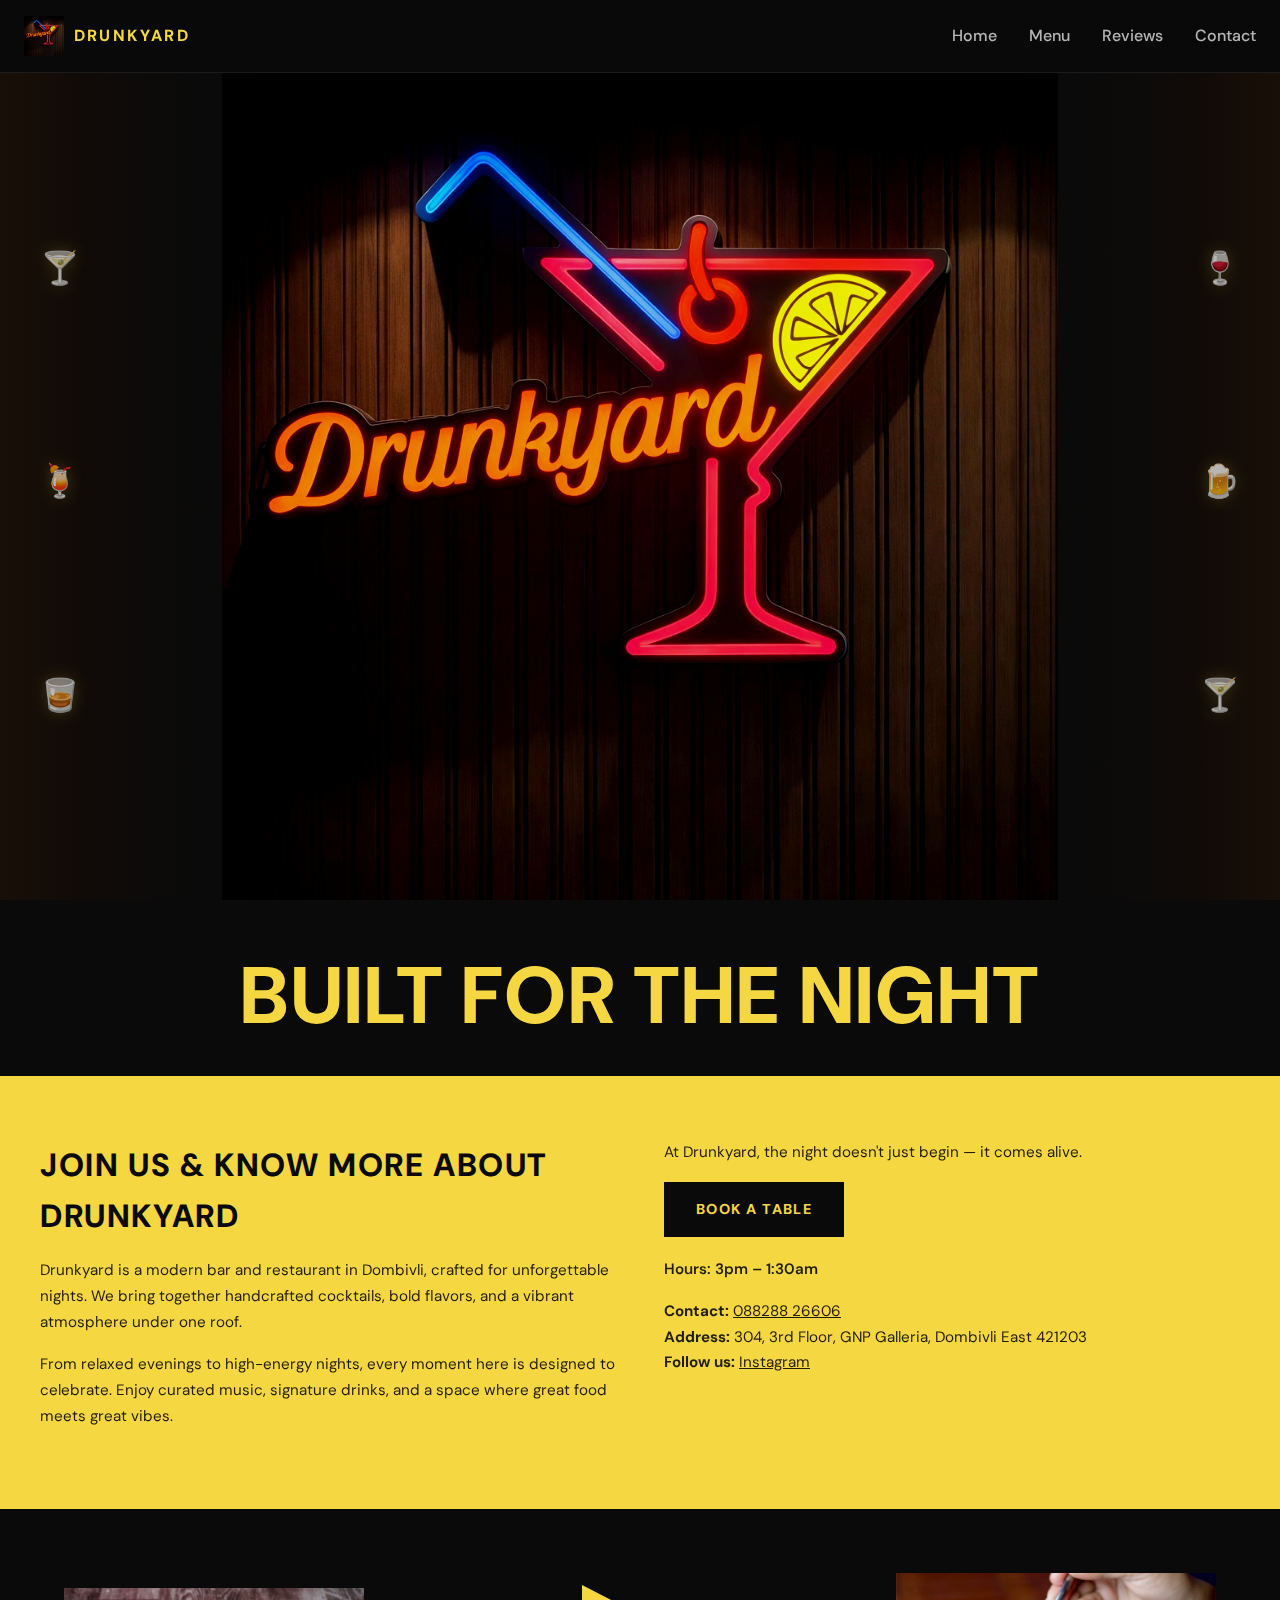
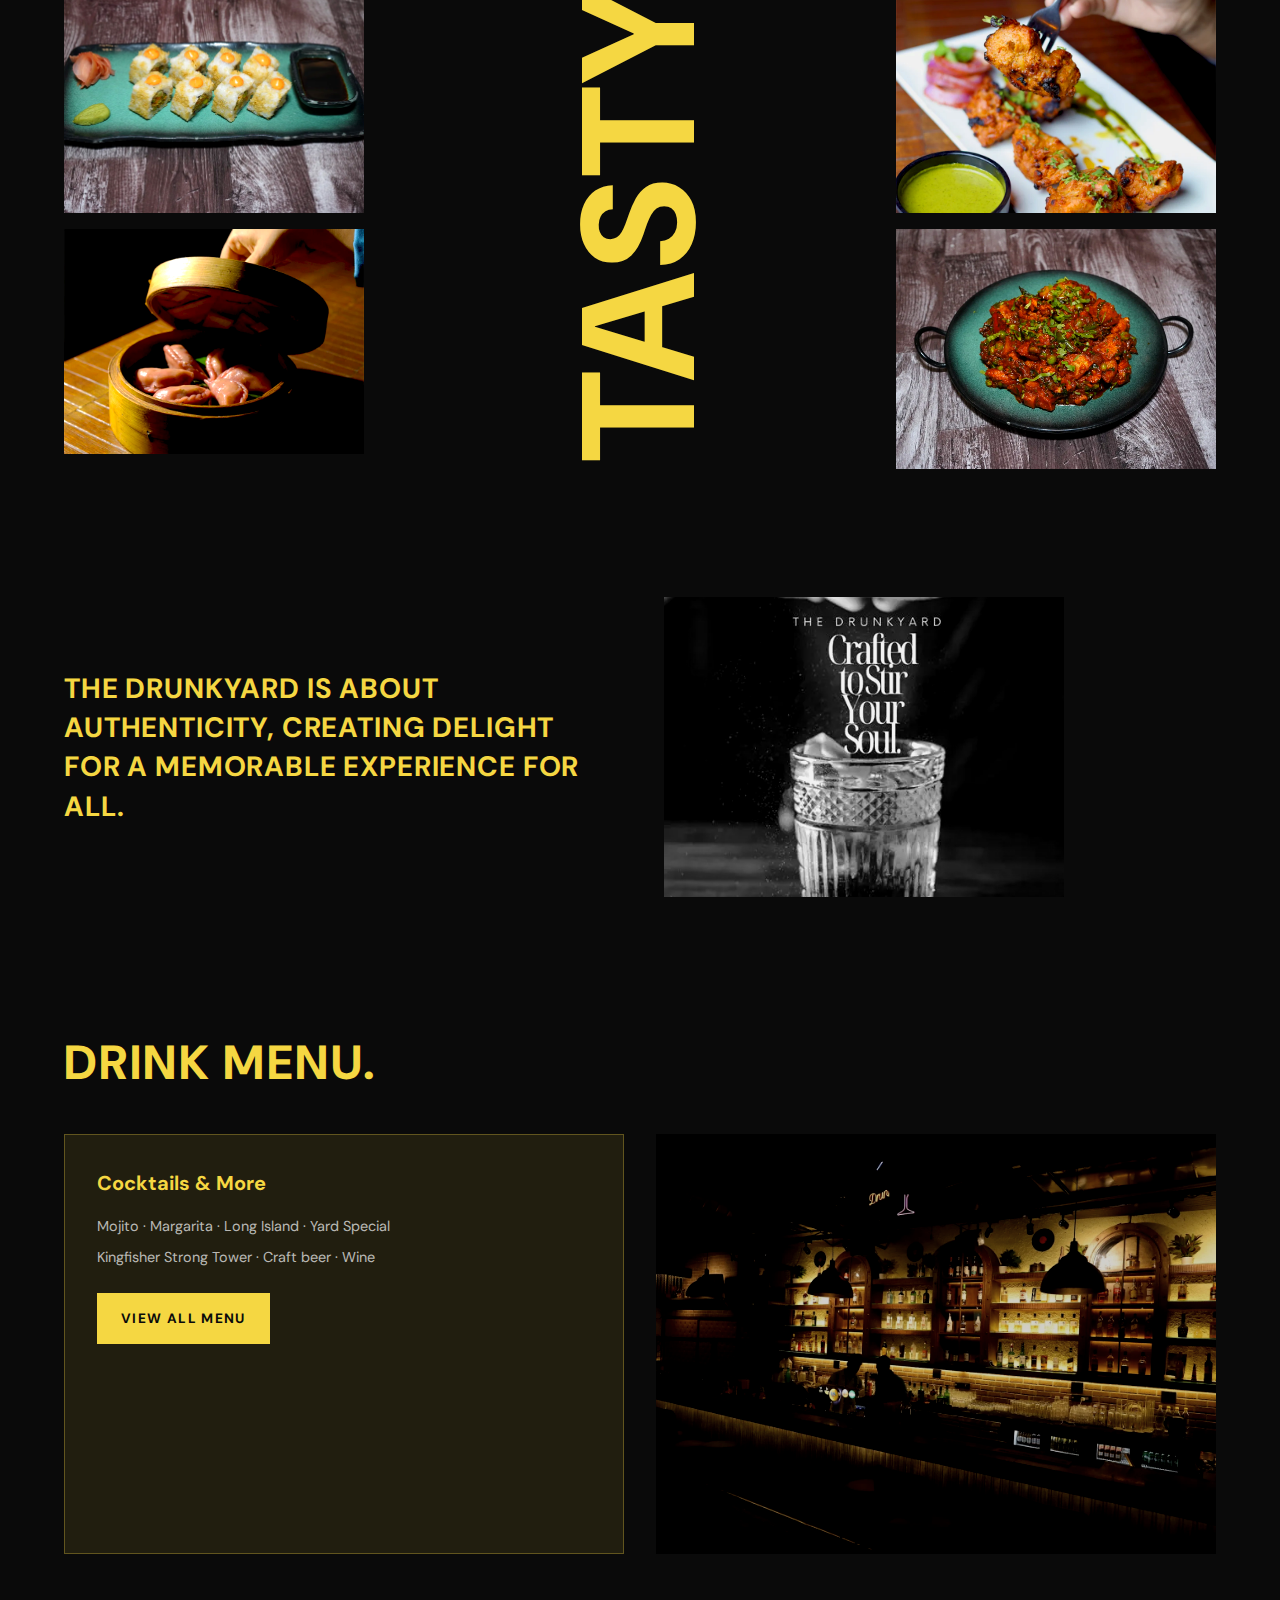
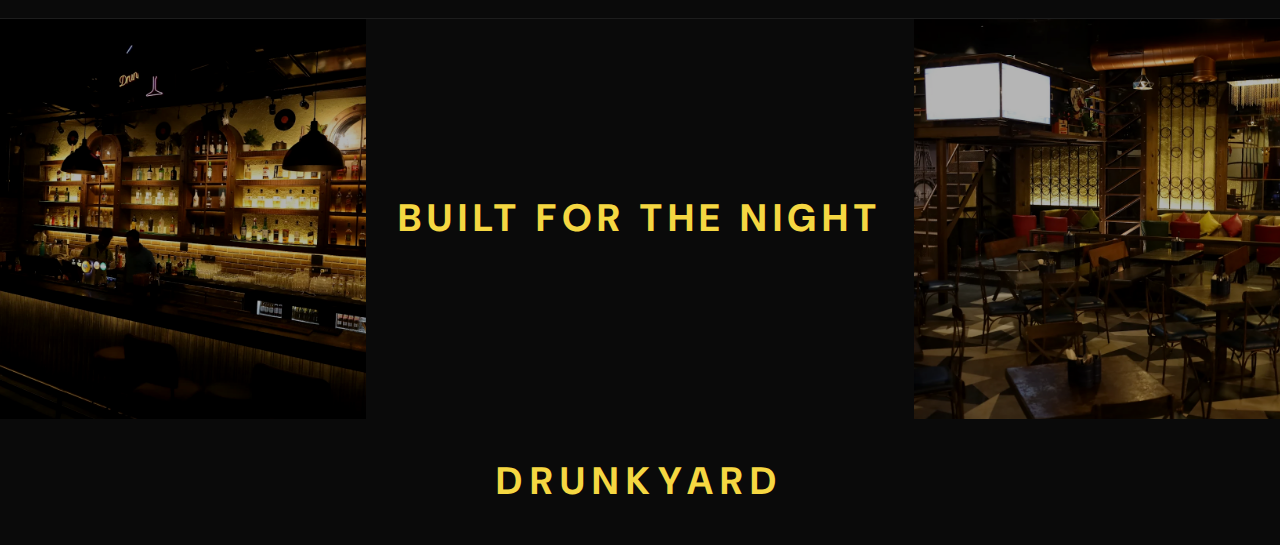
<file: index.html>
<!DOCTYPE html>
<html lang="en">
<head>
  <meta charset="UTF-8">
  <meta name="viewport" content="width=device-width, initial-scale=1.0">
  <title>Drunkyard | Built for the Night — Dombivli East</title>
  <link rel="icon" type="image/png" href="images/logo.png">
  <link href="https://fonts.googleapis.com/css2?family=DM+Sans:wght@400;500;600;700;800&display=swap" rel="stylesheet">
  <link rel="stylesheet" href="template.css">
</head>
<body>
  <nav class="nav">
    <a href="index.html" class="logo"><img src="images/logo.png" alt="Drunkyard" class="logo-img"><span class="nav-brand">DRUNKYARD</span></a>
    <button class="nav-toggle" aria-label="Menu">
      <span></span><span></span><span></span>
    </button>
    <ul class="nav-links">
      <li><a href="index.html">Home</a></li>
      <li><a href="menu.html" target="_self">Menu</a></li>
      <li><a href="reviews.html" target="_self">Reviews</a></li>
      <li><a href="contact.html">Contact</a></li>
    </ul>
  </nav>

  <!-- Hero -->
  <header class="hero-new">
    <div class="hero-new-bg">
      <div class="hero-side-bar hero-side-bar--left">
        <span class="hero-bar-icon">🍸</span>
        <span class="hero-bar-icon hero-bar-icon--2">🍹</span>
        <span class="hero-bar-icon hero-bar-icon--3">🥃</span>
      </div>
      <img src="images/imageslogo.png" alt="" class="hero-bg-img">
      <div class="hero-side-bar hero-side-bar--right">
        <span class="hero-bar-icon">🍷</span>
        <span class="hero-bar-icon hero-bar-icon--2">🍺</span>
        <span class="hero-bar-icon hero-bar-icon--3">🍸</span>
      </div>
    </div>
  </header>

  <!-- Tagline -->
  <p class="hero-tagline">BUILT FOR THE NIGHT</p>

  <!-- About - Yellow Block -->
  <section class="section-about">
    <div class="section-about-inner">
      <div>
        <h2>Join us & know more about Drunkyard</h2>
        <p>Drunkyard is a modern bar and restaurant in Dombivli, crafted for unforgettable nights. We bring together handcrafted cocktails, bold flavors, and a vibrant atmosphere under one roof.</p>
        <p>From relaxed evenings to high-energy nights, every moment here is designed to celebrate. Enjoy curated music, signature drinks, and a space where great food meets great vibes.</p>
      </div>
      <div>
        <p>At Drunkyard, the night doesn't just begin — it comes alive.</p>
        <a href="contact.html" class="btn-read">BOOK A TABLE</a>
        <p class="section-about-hours">Hours: 3pm – 1:30am</p>
        <p class="section-about-contact">
          <strong>Contact:</strong> <a href="tel:08828826606">088288 26606</a><br>
          <strong>Address:</strong> 304, 3rd Floor, GNP Galleria, Dombivli East 421203<br>
          <strong>Follow us:</strong> <a href="https://www.instagram.com/thedrunkyard_dombivli" target="_blank" rel="noopener">Instagram</a>
        </p>
      </div>
    </div>
  </section>

  <!-- TASTY Section -->
  <section class="section-tasty">
    <div class="section-tasty-images">
      <img src="images/tasty-sushi.png" alt="Sushi rolls" class="section-tasty-img">
      <img src="images/tasty-momos.png" alt="Steamed momos" class="section-tasty-img">
    </div>
    <h2 class="section-tasty-title">TASTY</h2>
    <div class="section-tasty-right">
      <img src="images/tasty-chicken.png" alt="Grilled chicken tikka" class="section-tasty-img">
      <img src="images/tasty-curry.png" alt="Vegetable curry" class="section-tasty-img">
    </div>
  </section>

  <!-- Philosophy -->
  <section class="section-philosophy">
    <h2>The Drunkyard is about authenticity, creating delight for a memorable experience for all.</h2>
    <img src="images/philosophy-cocktail.png" alt="Drunkyard cocktail crafted to stir your soul" class="section-philosophy-img">
  </section>

  <!-- Menu Preview -->
  <section class="section-menu-preview">
    <h2>DRINK MENU.</h2>
    <div class="menu-preview-grid">
      <div class="menu-preview-content">
        <h3>Cocktails & More</h3>
        <p>Mojito · Margarita · Long Island · Yard Special</p>
        <p>Kingfisher Strong Tower · Craft beer · Wine</p>
        <a href="menu.html" class="btn-view-menu">VIEW ALL MENU</a>
      </div>
      <div class="menu-preview-photo-wrap">
        <img src="images/drink-menu-bar.png" alt="Drunkyard bar" class="menu-preview-bar-img">
      </div>
    </div>
  </section>

  <!-- Footer -->
  <footer class="footer-new">
    <div class="footer-gallery">
      <div class="footer-gallery-item">
        <img src="images/interior-bar.png" alt="Drunkyard bar interior">
      </div>
      <div class="footer-gallery-center">
        <h2>BUILT FOR THE NIGHT</h2>
      </div>
      <div class="footer-gallery-item">
        <img src="images/interior-seating.png" alt="Drunkyard seating area">
      </div>
    </div>
    <div class="footer-brand">
      <p>DRUNKYARD</p>
    </div>
  </footer>

  <script src="script.js"></script>
</body>
</html>
</file>
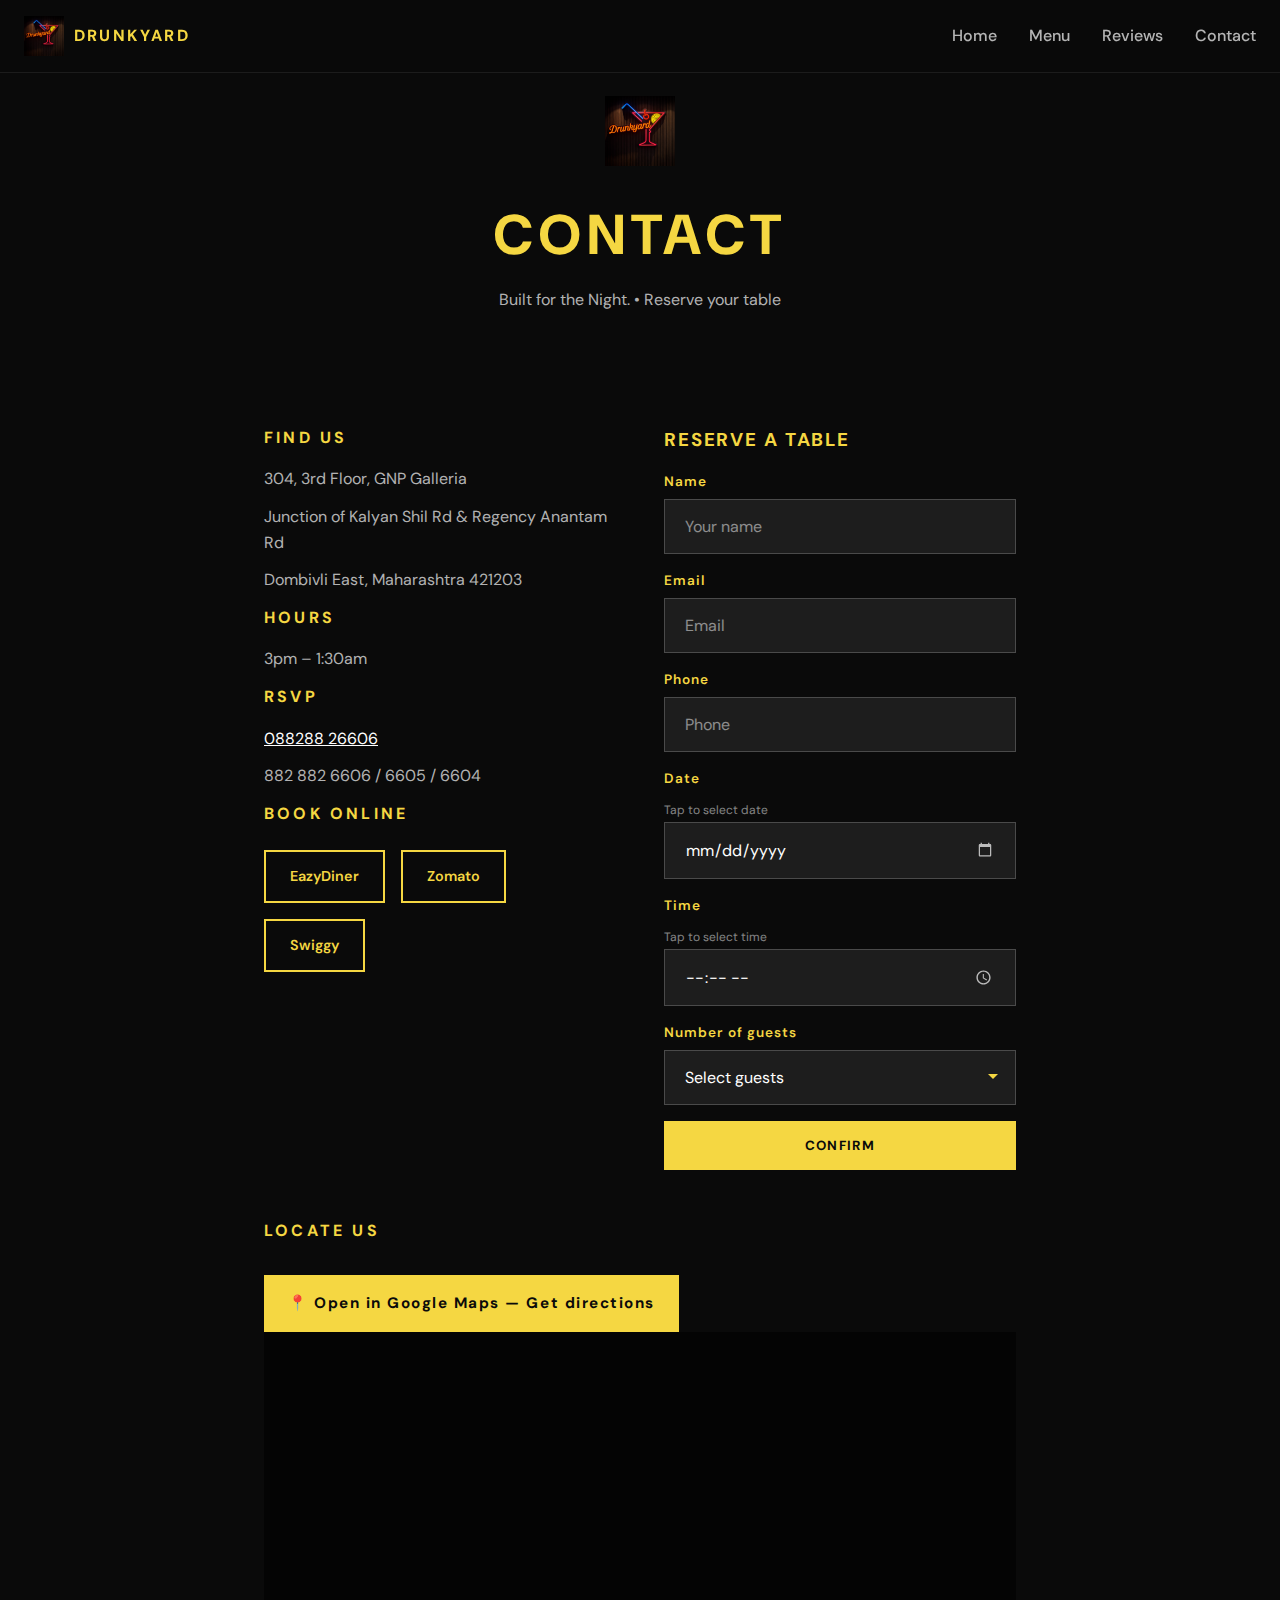
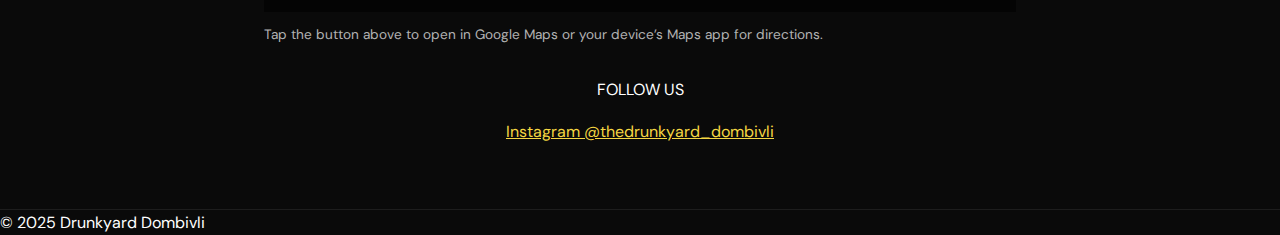
<file: contact.html>
<!DOCTYPE html>
<html lang="en">
<head>
  <meta charset="UTF-8">
  <meta name="viewport" content="width=device-width, initial-scale=1.0">
  <title>Contact | Drunkyard — Dombivli East</title>
  <link rel="icon" type="image/png" href="images/logo.png">
  <link href="https://fonts.googleapis.com/css2?family=DM+Sans:wght@400;500;600;700;800&display=swap" rel="stylesheet">
  <link rel="stylesheet" href="template.css">
  <style>
    .contact-page { max-width: 800px; margin: 0 auto; padding: 2rem 1.5rem 4rem; }
    .contact-grid { display: grid; grid-template-columns: 1fr 1fr; gap: 3rem; margin-top: 2rem; }
    .contact-info h3 { font-size: 1rem; font-weight: 700; color: var(--yellow); letter-spacing: 0.2em; margin-bottom: 1rem; }
    .contact-info p { margin-bottom: 0.75rem; color: var(--gray); }
    .contact-info a { color: var(--white); }
    .contact-form label {
      display: block;
      font-size: 0.85rem;
      font-weight: 600;
      color: var(--yellow);
      letter-spacing: 0.08em;
      margin-bottom: 0.4rem;
    }
    .contact-form input,
    .contact-form select {
      width: 100%;
      padding: 1rem 1.25rem;
      margin-bottom: 1rem;
      background: rgba(255,255,255,0.08);
      border: 1px solid rgba(255,255,255,0.2);
      color: var(--white);
      font-family: var(--font), inherit;
      font-size: 1rem;
      border-radius: 0;
      -webkit-appearance: none;
      appearance: none;
    }
    .contact-form input::placeholder { color: rgba(255,255,255,0.5); }
    .contact-form input:focus,
    .contact-form select:focus {
      outline: none;
      border-color: var(--yellow);
      box-shadow: 0 0 0 1px var(--yellow);
    }
    .contact-form select {
      cursor: pointer;
      background-image: url("data:image/svg+xml,%3Csvg xmlns='http://www.w3.org/2000/svg' width='12' height='12' viewBox='0 0 12 12'%3E%3Cpath fill='%23f5d742' d='M6 8L1 3h10z'/%3E%3C/svg%3E");
      background-repeat: no-repeat;
      background-position: right 1rem center;
      padding-right: 2.5rem;
    }
    .contact-form select option {
      background: #0a0a0a;
      color: var(--white);
    }
    .contact-form input[type="time"]::-webkit-calendar-picker-indicator {
      filter: invert(1);
      opacity: 0.7;
    }
    .contact-form input[type="date"]::-webkit-calendar-picker-indicator {
      filter: invert(1);
      opacity: 0.7;
    }
    .contact-form .input-hint {
      font-size: 0.75rem;
      color: rgba(255,255,255,0.5);
      margin-top: -0.5rem;
      margin-bottom: 0.75rem;
    }
    .contact-form button {
      width: 100%;
      padding: 1rem 2rem;
      background: var(--yellow);
      color: #0a0a0a;
      border: none;
      font-family: var(--font), inherit;
      font-weight: 700;
      letter-spacing: 0.1em;
      cursor: pointer;
      transition: opacity 0.2s;
    }
    .contact-form button:hover { opacity: 0.9; }
    .book-links { display: flex; gap: 1rem; flex-wrap: wrap; margin-top: 1.5rem; }
    .book-links a { padding: 0.8rem 1.5rem; border: 2px solid var(--yellow); color: var(--yellow); text-decoration: none; font-weight: 600; font-size: 0.9rem; transition: all 0.3s; }
    .contact-map-wrap { margin-top: 3rem; }
    .contact-map-wrap h3 { font-size: 1rem; font-weight: 700; color: var(--yellow); letter-spacing: 0.2em; margin-bottom: 1rem; }
    .contact-map-embed { width: 100%; height: 280px; border: 0; display: block; background: var(--black); filter: grayscale(20%) contrast(1.05); }
    .contact-map-btn { display: inline-flex; align-items: center; gap: 0.5rem; margin-top: 1rem; padding: 1rem 1.5rem; background: var(--yellow); color: #0a0a0a; text-decoration: none; font-weight: 700; font-size: 0.95rem; letter-spacing: 0.1em; transition: opacity 0.2s; }
    .contact-map-btn:hover { opacity: 0.9; }
    @media (max-width: 768px) {
      .contact-page { padding: 1.5rem 1rem 3rem; max-width: 100%; overflow-x: hidden; }
      .contact-grid { grid-template-columns: 1fr; gap: 2rem; margin-top: 1.5rem; align-items: center; }
      .contact-info { text-align: center; order: 1; }
      .contact-info h3 { text-align: center; }
      .contact-info p { text-align: center; }
      .book-links { justify-content: center; }
      .contact-grid > div:last-child { order: 2; width: 100%; min-width: 0; max-width: 100%; padding: 1.25rem; background: rgba(255,255,255,0.04); border: 1px solid rgba(255,255,255,0.1); }
      .contact-grid > div:last-child h3 { text-align: center; margin-bottom: 1rem; }
      .contact-form { max-width: 100%; width: 100%; }
      .contact-form input,
      .contact-form select { width: 100%; max-width: 100%; box-sizing: border-box; min-height: 48px; }
      .contact-form input[type="date"],
      .contact-form input[type="time"] { border: 1px solid rgba(245,215,66,0.4); color: #fff; -webkit-text-fill-color: #fff; }
      .contact-form button { width: 100%; max-width: 100%; box-sizing: border-box; }
      .contact-map-wrap { margin-top: 2rem; text-align: center; }
      .contact-map-wrap h3 { text-align: center; }
      .contact-map-embed { height: 240px; max-width: 100%; }
    }
  </style>
</head>
<body>
  <nav class="nav">
    <a href="index.html" class="logo"><img src="images/logo.png" alt="Drunkyard" class="logo-img"><span class="nav-brand">DRUNKYARD</span></a>
    <button class="nav-toggle" aria-label="Menu"><span></span><span></span><span></span></button>
    <ul class="nav-links">
      <li><a href="index.html">Home</a></li>
      <li><a href="menu.html" target="_self">Menu</a></li>
      <li><a href="reviews.html" target="_self">Reviews</a></li>
      <li><a href="contact.html">Contact</a></li>
    </ul>
  </nav>

  <header class="page-header">
    <img src="images/logo.png" alt="Drunkyard" style="height: 70px; margin-bottom: 1rem;">
    <h1>CONTACT</h1>
    <p>Built for the Night. • Reserve your table</p>
  </header>

  <main class="contact-page">
    <div class="contact-grid">
      <div class="contact-info">
        <h3>FIND US</h3>
        <p>304, 3rd Floor, GNP Galleria</p>
        <p>Junction of Kalyan Shil Rd & Regency Anantam Rd</p>
        <p>Dombivli East, Maharashtra 421203</p>
        <h3>HOURS</h3>
        <p>3pm – 1:30am</p>
        <h3>RSVP</h3>
        <p><a href="tel:08828826606">088288 26606</a></p>
        <p>882 882 6606 / 6605 / 6604</p>
        <h3>BOOK ONLINE</h3>
        <div class="book-links">
          <a href="https://www.eazydiner.com/mumbai/drunkyard-dombivali-east-thane-region-687263" target="_blank" rel="noopener">EazyDiner</a>
          <a href="https://www.zomato.com/mumbai/drunkyard-1-dombivali-east-thane" target="_blank" rel="noopener">Zomato</a>
          <a href="https://www.swiggy.com/restaurants/drunkyard-dombivli-east-mumbai-776439/dineout" target="_blank" rel="noopener">Swiggy</a>
        </div>
      </div>
      <div>
        <h3 style="color: var(--yellow); margin-bottom: 1rem; letter-spacing: 0.1em;">RESERVE A TABLE</h3>
        <form class="contact-form">
          <label for="res-name">Name</label>
          <input id="res-name" type="text" name="name" placeholder="Your name" required>
          <label for="res-email">Email</label>
          <input id="res-email" type="email" name="email" placeholder="Email" required>
          <label for="res-phone">Phone</label>
          <input id="res-phone" type="tel" name="phone" placeholder="Phone">
          <label for="res-date">Date</label>
          <span class="input-hint">Tap to select date</span>
          <input id="res-date" type="date" name="date" min="2026-02-01" required>
          <label for="res-time">Time</label>
          <span class="input-hint">Tap to select time</span>
          <input id="res-time" type="time" name="time" required>
          <label for="res-guests">Number of guests</label>
          <select id="res-guests" name="guests" required>
            <option value="">Select guests</option>
            <option value="2">2</option>
            <option value="3">3</option>
            <option value="4">4</option>
            <option value="5">5</option>
            <option value="6">6+</option>
          </select>
          <button type="submit">CONFIRM</button>
        </form>
      </div>
    </div>

    <div class="contact-map-wrap">
      <h3>LOCATE US</h3>
      <a href="https://www.google.com/maps/search/?api=1&query=Drunkyard+GNP+Galleria+Dombivli+East+421203" target="_blank" rel="noopener" class="contact-map-btn" aria-label="Open Drunkyard location in Google Maps">
        📍 Open in Google Maps — Get directions
      </a>
      <iframe
        class="contact-map-embed"
        src="https://maps.google.com/maps?q=GNP+Galleria+Dombivli+East+421203&t=&z=15&ie=UTF8&iwloc=&output=embed"
        allowfullscreen=""
        loading="lazy"
        referrerpolicy="no-referrer-when-downgrade"
        title="Drunkyard location on map">
      </iframe>
      <p style="margin-top: 0.75rem; font-size: 0.85rem; color: var(--gray);">Tap the button above to open in Google Maps or your device’s Maps app for directions.</p>
    </div>

    <div style="margin-top: 2rem; text-align: center;">
      <p class="follow" style="margin-bottom: 1rem;">FOLLOW US</p>
      <a href="https://www.instagram.com/thedrunkyard_dombivli" target="_blank" rel="noopener" style="color: var(--yellow);">Instagram @thedrunkyard_dombivli</a>
    </div>
  </main>

  <footer class="footer-new">
    <div class="footer-new-inner">
      <div></div>
      <div class="footer-new-contact">
        <p>&copy; 2025 Drunkyard Dombivli</p>
      </div>
      <div></div>
    </div>
  </footer>

  <script src="script.js"></script>
  <script>
    document.querySelector('.contact-form')?.addEventListener('submit', (e) => {
      e.preventDefault();
      const form = e.target;
      const name = form.querySelector('[name="name"]')?.value?.trim() || '';
      const email = form.querySelector('[name="email"]')?.value?.trim() || '';
      const phone = form.querySelector('[name="phone"]')?.value?.trim() || '';
      const date = form.querySelector('[name="date"]')?.value || '';
      const time = form.querySelector('[name="time"]')?.value || '';
      const guests = form.querySelector('[name="guests"]')?.value || '';
      const msg = 'Hi Drunkyard! I would like to reserve a table.\n\n*Name:* ' + name + '\n*Email:* ' + email + '\n*Phone:* ' + (phone || '—') + '\n*Date:* ' + date + '\n*Time:* ' + time + '\n*Guests:* ' + guests + '\n\nPlease confirm. Thank you!';
      const whatsappNum = '918828826606';
      const url = 'https://wa.me/' + whatsappNum + '?text=' + encodeURIComponent(msg);
      window.open(url, '_blank', 'noopener');
      alert('Opening WhatsApp with your reservation details. Send the message to confirm your booking.');
      form.reset();
    });
  </script>
</body>
</html>
</file>
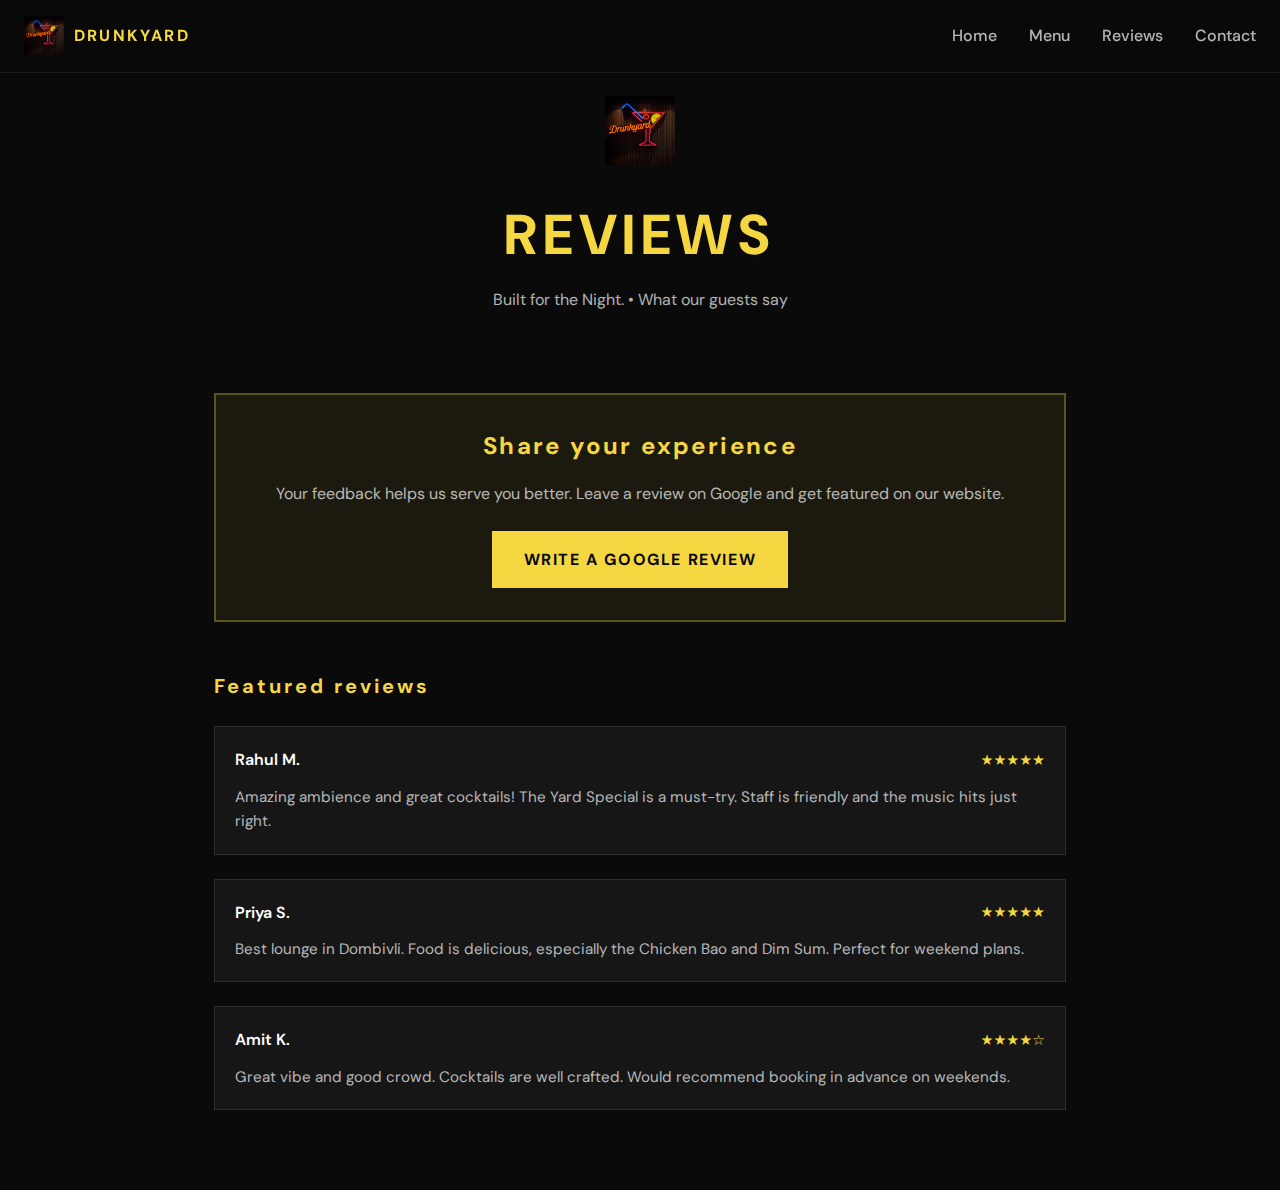
<file: reviews.html>
<!DOCTYPE html>
<html lang="en">
<head>
  <meta charset="UTF-8">
  <meta name="viewport" content="width=device-width, initial-scale=1.0">
  <title>Reviews | Drunkyard — Dombivli East</title>
  <link rel="icon" type="image/png" href="images/logo.png">
  <link href="https://fonts.googleapis.com/css2?family=DM+Sans:wght@400;500;600;700;800&display=swap" rel="stylesheet">
  <link rel="stylesheet" href="template.css">
  <style>
    .reviews-page { max-width: 900px; margin: 0 auto; padding: 2rem 1.5rem 4rem; }
    .reviews-cta {
      text-align: center;
      padding: 2rem;
      margin-bottom: 3rem;
      background: rgba(245, 215, 66, 0.08);
      border: 2px solid var(--yellow-dim);
    }
    .reviews-cta h2 { font-size: 1.5rem; color: var(--yellow); margin-bottom: 1rem; letter-spacing: 0.1em; }
    .reviews-cta p { color: var(--gray); margin-bottom: 1.5rem; }
    .btn-google-review {
      display: inline-block;
      padding: 1rem 2rem;
      background: var(--yellow);
      color: #0a0a0a;
      font-weight: 700;
      letter-spacing: 0.1em;
      text-decoration: none;
      transition: opacity 0.3s;
    }
    .btn-google-review:hover { opacity: 0.9; }
    .featured-reviews h3 { font-size: 1.25rem; color: var(--yellow); letter-spacing: 0.15em; margin-bottom: 1.5rem; }
    .reviews-list { display: flex; flex-direction: column; gap: 1.5rem; }
  </style>
</head>
<body>
  <nav class="nav">
    <a href="index.html" class="logo"><img src="images/logo.png" alt="Drunkyard" class="logo-img"><span class="nav-brand">DRUNKYARD</span></a>
    <button class="nav-toggle" aria-label="Menu"><span></span><span></span><span></span></button>
    <ul class="nav-links">
      <li><a href="index.html">Home</a></li>
      <li><a href="menu.html" target="_self">Menu</a></li>
      <li><a href="reviews.html" target="_self">Reviews</a></li>
      <li><a href="contact.html">Contact</a></li>
    </ul>
  </nav>

  <header class="page-header">
    <img src="images/logo.png" alt="Drunkyard" style="height: 70px; margin-bottom: 1rem;">
    <h1>REVIEWS</h1>
    <p>Built for the Night. • What our guests say</p>
  </header>

  <main class="reviews-page">
    <div class="reviews-cta">
      <h2>Share your experience</h2>
      <p>Your feedback helps us serve you better. Leave a review on Google and get featured on our website.</p>
      <a href="https://www.google.com/maps/search/Drunkyard+Dombivli+East" target="_blank" rel="noopener" class="btn-google-review">WRITE A GOOGLE REVIEW</a>
    </div>

    <section class="featured-reviews">
      <h3>Featured reviews</h3>
      <div class="reviews-list" id="reviews-list"></div>
    </section>
  </main>

  <script src="script.js"></script>
  <script src="reviews.js"></script>
</body>
</html>
</file>
<file: template.css>
/* ===== Drunkyard — New Template (Black + Yellow) ===== */
:root {
  --black: #0a0a0a;
  --yellow: #f5d742;
  --yellow-dim: rgba(245, 215, 66, 0.3);
  --white: #ffffff;
  --gray: rgba(255, 255, 255, 0.7);
  --font: 'DM Sans', system-ui, sans-serif;
  --ease: cubic-bezier(0.4, 0, 0.2, 1);
}

*, *::before, *::after { box-sizing: border-box; margin: 0; padding: 0; }
html {
  scroll-behavior: smooth;
  overflow-x: hidden;
  max-width: 100%;
}
body {
  font-family: var(--font);
  background: var(--black);
  color: var(--white);
  line-height: 1.6;
  overflow-x: hidden;
  max-width: 100%;
}

/* Neon cursor trail – line trail (desktop & mobile) */
.cursor-trail {
  position: fixed;
  top: 0;
  left: 0;
  width: 100%;
  height: 100%;
  pointer-events: none;
  z-index: 9998;
  overflow: hidden;
}
.cursor-trail-svg {
  position: absolute;
  top: 0;
  left: 0;
  width: 100%;
  height: 100%;
  overflow: visible;
}
.cursor-trail-line {
  stroke: var(--yellow);
  stroke-width: 2.5;
  stroke-linecap: round;
  fill: none;
  filter: drop-shadow(0 0 4px var(--yellow)) drop-shadow(0 0 8px rgba(245, 215, 66, 0.7));
  animation: cursorTrailLineFade 0.7s ease-out forwards;
}
@keyframes cursorTrailLineFade {
  to { opacity: 0; stroke-width: 0.5; }
}

/* Nav */
.nav {
  position: fixed;
  top: 0;
  left: 0;
  right: 0;
  z-index: 100;
  display: flex;
  align-items: center;
  justify-content: space-between;
  padding: 1rem 1.5rem;
  background: rgba(10, 10, 10, 0.95);
  backdrop-filter: blur(12px);
  border-bottom: 1px solid rgba(255,255,255,0.08);
}
.nav a { text-decoration: none; color: inherit; }
.nav { max-width: 100%; }
.logo { display: flex; align-items: center; gap: 0.6rem; min-width: 0; flex-shrink: 1; }
.logo-img { height: 40px; width: auto; max-width: 80px; object-fit: contain; }
.nav-brand { font-size: 1rem; font-weight: 700; letter-spacing: 0.15em; color: var(--yellow); text-transform: uppercase; }
.nav-links { display: flex; list-style: none; gap: 2rem; }
.nav-links a { color: var(--gray); font-weight: 500; transition: color 0.3s var(--ease); }
.nav-links a:hover { color: var(--yellow); }
.nav-toggle { display: none; background: none; border: none; cursor: pointer; padding: 0.5rem; }
.nav-toggle span { display: block; width: 24px; height: 2px; background: var(--white); margin: 5px 0; }

/* Hero - fits exactly between nav and tagline/reviews */
.hero-new {
  height: calc(100vh - 64px);
  position: relative;
  overflow: hidden;
  margin-top: 64px;
  background: linear-gradient(90deg, rgba(30,15,5,0.95) 0%, var(--black) 15%, var(--black) 85%, rgba(30,15,5,0.95) 100%);
  width: 100%;
  max-width: 100vw;
}
.hero-new-bg {
  position: absolute;
  inset: 0;
  background: linear-gradient(90deg, rgba(20,12,8,0.98) 0%, var(--black) 12%, var(--black) 88%, rgba(20,12,8,0.98) 100%);
  display: flex;
  align-items: center;
  justify-content: center;
  min-width: 0;
}
.hero-bg-img {
  width: 100%;
  height: 100%;
  max-width: 100%;
  max-height: 100%;
  object-fit: contain;
  object-position: center center;
  display: block;
  opacity: 0.92;
  filter: brightness(1.08) contrast(1.12) saturate(1.15);
  flex-shrink: 0;
}
.hero-new-bg::after {
  content: '';
  position: absolute;
  inset: 0;
  background: linear-gradient(90deg, rgba(20,12,8,0.4) 0%, transparent 20%, transparent 80%, rgba(20,12,8,0.4) 100%);
  pointer-events: none;
}
/* Side bar panels - fix dark bars with warm gradient */
.hero-side-bar {
  position: absolute;
  top: 0;
  bottom: 0;
  width: clamp(60px, 12vw, 120px);
  display: flex;
  flex-direction: column;
  align-items: center;
  justify-content: space-evenly;
  padding: 1rem 0;
  background: linear-gradient(90deg, rgba(25,15,8,0.92) 0%, rgba(15,10,6,0.85) 100%);
  z-index: 2;
}
.hero-side-bar--left {
  left: 0;
  background: linear-gradient(90deg, rgba(25,15,8,0.92) 0%, rgba(15,10,6,0.6) 70%, transparent 100%);
}
.hero-side-bar--right {
  right: 0;
  background: linear-gradient(270deg, rgba(25,15,8,0.92) 0%, rgba(15,10,6,0.6) 70%, transparent 100%);
}
.hero-bar-icon {
  font-size: clamp(1.25rem, 2.5vw, 2rem);
  opacity: 0.7;
  filter: drop-shadow(0 0 8px rgba(245,215,66,0.3));
  animation: barFloat 4s ease-in-out infinite;
}
.hero-bar-icon--2 { animation-delay: 1.2s; }
.hero-bar-icon--3 { animation-delay: 2.4s; }
.hero-side-bar--right .hero-bar-icon { animation-delay: 0.6s; }
.hero-side-bar--right .hero-bar-icon--2 { animation-delay: 1.8s; }
.hero-side-bar--right .hero-bar-icon--3 { animation-delay: 3s; }
@keyframes barFloat {
  0%, 100% { transform: translateY(0) scale(1); }
  50% { transform: translateY(-8px) scale(1.05); }
}
.hero-tagline {
  text-align: center;
  padding: 2rem 1.5rem 1rem;
  font-size: clamp(2rem, 8vw, 5rem);
  font-weight: 800;
  letter-spacing: 0.02em;
  color: var(--yellow);
  text-transform: uppercase;
  background: var(--black);
  word-wrap: break-word;
  overflow-wrap: break-word;
  max-width: 100%;
}

/* Reviews Section */
.section-reviews {
  padding: 4rem 1.5rem;
  max-width: 1200px;
  margin: 0 auto;
}
.section-reviews h2 {
  font-size: clamp(1.5rem, 4vw, 2.5rem);
  font-weight: 700;
  letter-spacing: 0.05em;
  color: var(--yellow);
  text-transform: uppercase;
  margin-bottom: 2rem;
  text-align: center;
}
.reviews-layout {
  display: grid;
  grid-template-columns: 1fr 1fr;
  gap: 3rem;
  align-items: start;
}
.reviews-form-wrap h3,
.reviews-past h3 {
  font-size: 1rem;
  font-weight: 700;
  color: var(--yellow);
  letter-spacing: 0.15em;
  margin-bottom: 1.5rem;
  text-transform: uppercase;
}
.review-form {
  display: flex;
  flex-direction: column;
  gap: 1rem;
}
.review-form input,
.review-form textarea {
  padding: 1rem 1.25rem;
  background: rgba(255,255,255,0.08);
  border: 1px solid rgba(255,255,255,0.2);
  color: var(--white);
  font-family: var(--font);
  font-size: 1rem;
  resize: vertical;
}
.review-form input::placeholder,
.review-form textarea::placeholder { color: var(--gray); }
.review-rating .label { display: block; font-size: 0.75rem; color: var(--gray); letter-spacing: 0.1em; margin-bottom: 0.5rem; }
.stars-input {
  display: flex;
  gap: 0.25rem;
}
.stars-input button {
  background: none;
  border: none;
  cursor: pointer;
  font-size: 1.5rem;
  color: rgba(255,255,255,0.3);
  padding: 0;
  line-height: 1;
  transition: color 0.2s var(--ease);
}
.stars-input button:hover,
.stars-input button.filled { color: var(--yellow); }
.btn-submit-review {
  padding: 1rem 2rem;
  background: var(--yellow);
  color: var(--black);
  border: none;
  font-family: var(--font);
  font-size: 0.9rem;
  font-weight: 700;
  letter-spacing: 0.1em;
  cursor: pointer;
  transition: opacity 0.3s var(--ease);
}
.btn-submit-review:hover { opacity: 0.9; }
.reviews-list {
  display: flex;
  flex-direction: column;
  gap: 1.5rem;
  max-height: 400px;
  overflow-y: auto;
}
.review-card {
  background: rgba(255,255,255,0.05);
  border: 1px solid rgba(255,255,255,0.1);
  padding: 1.25rem;
}
.review-card-header {
  display: flex;
  justify-content: space-between;
  align-items: center;
  margin-bottom: 0.75rem;
}
.review-card-name { font-weight: 600; color: var(--white); }
.review-card-stars { color: var(--yellow); font-size: 0.9rem; }
.review-card-text { font-size: 0.95rem; color: var(--gray); line-height: 1.6; }

/* TASTY Section */
.section-tasty {
  padding: 4rem 1.5rem;
  max-width: 1200px;
  margin: 0 auto;
  display: grid;
  grid-template-columns: 1fr auto 1fr;
  gap: 2rem;
  align-items: center;
  min-width: 0;
  overflow-x: hidden;
}
.section-tasty-images { display: flex; flex-direction: column; gap: 1rem; }
.section-tasty-img {
  width: 100%;
  max-width: 300px;
  aspect-ratio: 4/3;
  object-fit: cover;
  filter: brightness(1.05) contrast(1.08) saturate(1.15);
  transition: filter 0.3s var(--ease);
}
.section-tasty-img:hover {
  filter: brightness(1.1) contrast(1.1) saturate(1.2);
}
.section-tasty-title {
  font-size: clamp(4rem, 15vw, 10rem);
  font-weight: 800;
  letter-spacing: 0.02em;
  color: var(--yellow);
  text-transform: uppercase;
  writing-mode: vertical-rl;
  text-orientation: mixed;
  transform: rotate(180deg);
  line-height: 0.9;
}
.section-tasty-right { display: flex; flex-direction: column; gap: 1rem; align-items: flex-end; min-width: 0; }
.section-tasty-right .section-tasty-img {
  max-width: 320px;
  min-width: 0;
  width: 100%;
}

/* Yellow Block - About */
.section-about {
  background: var(--yellow);
  color: var(--black);
  padding: 4rem 1.5rem;
  overflow-x: hidden;
}
.section-about-inner {
  max-width: 1200px;
  margin: 0 auto;
  display: grid;
  grid-template-columns: 1fr 1fr;
  gap: 3rem;
  align-items: start;
  min-width: 0;
  overflow-x: hidden;
}
.section-about h2 {
  font-size: clamp(1.5rem, 3vw, 2rem);
  font-weight: 800;
  letter-spacing: 0.05em;
  margin-bottom: 1rem;
  text-transform: uppercase;
}
.section-about p { font-size: 0.95rem; line-height: 1.7; margin-bottom: 1rem; opacity: 0.9; }
.btn-read {
  display: inline-block;
  padding: 1rem 2rem;
  background: var(--black);
  color: var(--yellow);
  border: none;
  font-family: var(--font);
  font-size: 0.9rem;
  font-weight: 700;
  letter-spacing: 0.1em;
  text-decoration: none;
  cursor: pointer;
  transition: opacity 0.3s var(--ease);
}
.btn-read:hover { opacity: 0.9; }
.section-about-hours { margin-top: 1.25rem; font-weight: 600; }
.section-about-contact { margin-top: 1rem; font-size: 0.9rem; line-height: 1.6; word-wrap: break-word; overflow-wrap: break-word; }
.section-about-contact a { color: var(--black); text-decoration: underline; }

/* Philosophy Section */
.section-philosophy {
  padding: 4rem 1.5rem;
  max-width: 1200px;
  margin: 0 auto;
  display: grid;
  grid-template-columns: 1fr 1fr;
  gap: 3rem;
  align-items: center;
  min-width: 0;
  overflow-x: hidden;
}
.section-philosophy h2 {
  font-size: clamp(1.25rem, 3vw, 1.75rem);
  font-weight: 700;
  letter-spacing: 0.03em;
  line-height: 1.4;
  color: var(--yellow);
  text-transform: uppercase;
  word-wrap: break-word;
  overflow-wrap: break-word;
  min-width: 0;
}
.section-philosophy-img {
  width: 100%;
  max-width: 400px;
  aspect-ratio: 4/3;
  object-fit: cover;
  filter: grayscale(100%) contrast(1.08) brightness(0.95);
}

/* Menu Preview */
.section-menu-preview {
  padding: 4rem 1.5rem;
  max-width: 1200px;
  margin: 0 auto;
  min-width: 0;
  overflow-x: hidden;
}
.section-menu-preview h2 {
  font-size: clamp(2rem, 5vw, 3rem);
  font-weight: 800;
  color: var(--yellow);
  letter-spacing: 0.05em;
  margin-bottom: 2rem;
  text-transform: uppercase;
}
.menu-preview-grid {
  display: grid;
  grid-template-columns: 1fr 1fr;
  gap: 2rem;
}
.menu-preview-photo-wrap {
  overflow: hidden;
}
.menu-preview-bar-img {
  width: 100%;
  height: auto;
  display: block;
  object-fit: cover;
  aspect-ratio: 4/3;
  filter: brightness(0.75) contrast(1.2) saturate(0.9) sepia(0.08);
  transition: filter 0.3s var(--ease);
}
.menu-preview-bar-img:hover {
  filter: brightness(0.85) contrast(1.15) saturate(0.95) sepia(0.05);
}
.menu-preview-content {
  background: rgba(245, 215, 66, 0.1);
  border: 1px solid var(--yellow-dim);
  padding: 2rem;
}
.menu-preview-content h3 { font-size: 1.25rem; margin-bottom: 1rem; color: var(--yellow); }
.menu-preview-content p { font-size: 0.9rem; color: var(--gray); margin-bottom: 0.5rem; }
.btn-view-menu {
  display: inline-block;
  margin-top: 1rem;
  padding: 0.9rem 1.5rem;
  background: var(--yellow);
  color: var(--black);
  font-family: var(--font);
  font-size: 0.85rem;
  font-weight: 700;
  letter-spacing: 0.1em;
  text-decoration: none;
  transition: opacity 0.3s var(--ease);
}
.btn-view-menu:hover { opacity: 0.9; }

/* Footer / Contact */
.footer-new {
  background: var(--black);
  border-top: 1px solid rgba(255,255,255,0.08);
}
.footer-gallery {
  display: grid;
  grid-template-columns: 1fr auto 1fr;
  gap: 0;
  align-items: center;
  max-height: 400px;
}
.footer-gallery-item {
  position: relative;
  overflow: hidden;
  height: 400px;
}
.footer-gallery-item img {
  width: 100%;
  height: 100%;
  object-fit: cover;
  filter: brightness(0.7) contrast(1.05);
  transition: filter 0.3s var(--ease);
}
.footer-gallery-item:hover img {
  filter: brightness(0.85) contrast(1.1);
}
.footer-gallery-center {
  padding: 2rem;
  text-align: center;
  background: var(--black);
  min-width: 280px;
  max-width: 100%;
}
.footer-gallery-center h2 {
  font-size: clamp(1.5rem, 3vw, 2.5rem);
  font-weight: 800;
  letter-spacing: 0.15em;
  color: var(--yellow);
  line-height: 1.3;
  text-transform: uppercase;
  word-wrap: break-word;
  overflow-wrap: break-word;
}
.footer-brand {
  padding: 2rem 1.5rem;
  text-align: center;
  background: var(--black);
}
.footer-brand p {
  font-size: clamp(1.5rem, 3vw, 2.5rem);
  font-weight: 700;
  letter-spacing: 0.2em;
  color: var(--yellow);
}

/* Page layouts */
.page-header {
  padding: 6rem 1.5rem 3rem;
  text-align: center;
  background: var(--black);
}
.page-header h1 {
  font-size: clamp(2rem, 6vw, 3.5rem);
  font-weight: 800;
  color: var(--yellow);
  letter-spacing: 0.1em;
  text-transform: uppercase;
  margin-bottom: 0.5rem;
}
.page-header p { color: var(--gray); font-size: 1rem; }

/* Responsive */
@media (max-width: 768px) {
  .hero-new {
    height: 50vh;
    min-height: 280px;
  }
  .hero-side-bar {
    width: 40px;
  }
  .hero-bar-icon {
    font-size: 1rem;
  }
  .hero-bg-img {
    object-fit: contain;
    max-height: 100%;
    max-width: 100%;
    min-width: 0;
  }
  .hero-tagline {
    font-size: clamp(1.5rem, 6vw, 2.5rem);
    padding: 1.5rem 1rem 0.75rem;
    text-align: center;
  }
  .section-tasty, .section-about, .section-philosophy, .section-menu-preview {
    padding-left: 1rem;
    padding-right: 1rem;
  }
  .nav-toggle { display: block; }
  .nav-links {
  position: fixed;
  top: 0; right: 0;
  width: 80%;
  max-width: 280px;
  height: 100vh;
  background: var(--black);
  flex-direction: column;
  justify-content: center;
  gap: 1.5rem;
  padding: 2rem;
  transform: translateX(100%);
  transition: transform 0.3s var(--ease);
  z-index: 99;
  border-left: 1px solid rgba(255,255,255,0.1);
  }
  .nav-links.open { transform: translateX(0); }
  .reviews-layout { grid-template-columns: 1fr; }
  .section-tasty { grid-template-columns: 1fr; }
  .section-tasty-images { min-width: 0; align-items: center; }
  .section-tasty-right { align-items: center; }
  .section-tasty-right .section-tasty-img { max-width: 100%; }
  .section-tasty-title { writing-mode: horizontal; transform: none; text-align: center; }
  .section-about-inner { grid-template-columns: 1fr; }
  .section-philosophy { grid-template-columns: 1fr; }
  .section-philosophy h2 { text-align: center; }
  .section-philosophy-img { margin: 0 auto; }
  .menu-preview-grid { grid-template-columns: 1fr; }
  .menu-preview-content { min-width: 0; }
  .menu-preview-photo-wrap { min-width: 0; }
  .footer-gallery { grid-template-columns: 1fr; max-height: none; }
  .footer-gallery-item { height: 250px; }
  .footer-gallery-center { min-width: auto; padding: 1.5rem 1rem; }
  .footer-gallery-center h2 { font-size: clamp(1.25rem, 4vw, 2rem); }
}
</file>
